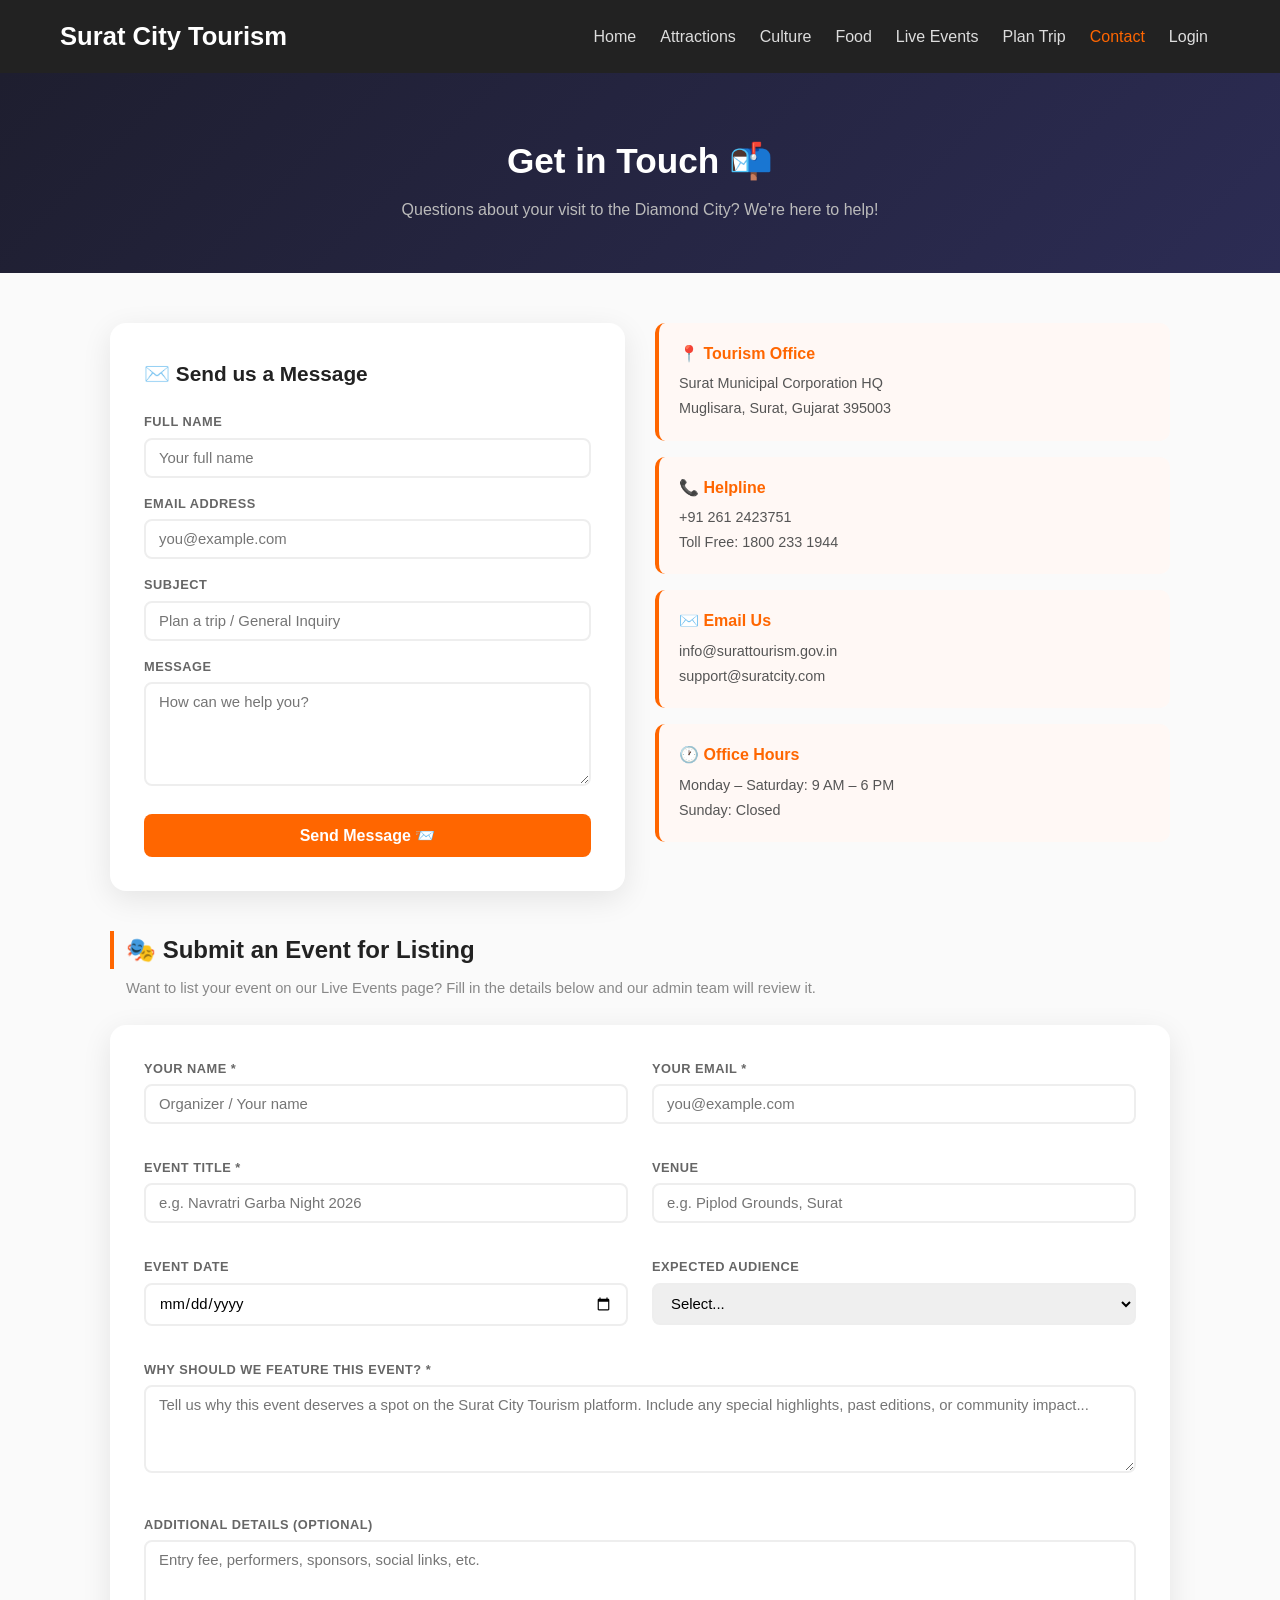
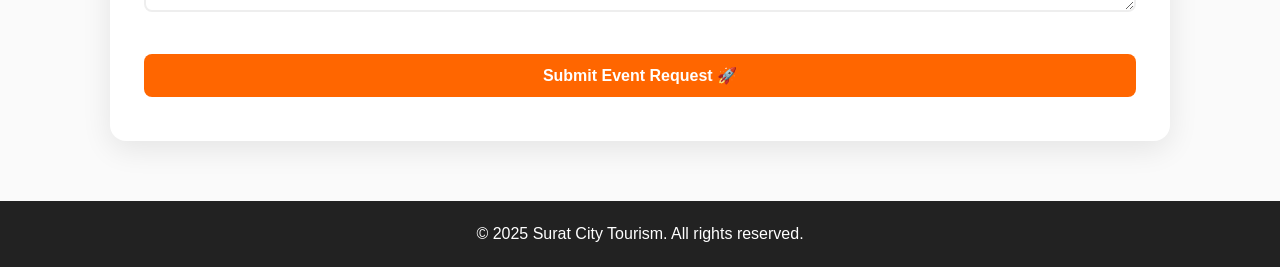
<file: final/contact.html>
<!DOCTYPE html>
<html lang="en">
<head>
  <meta charset="UTF-8">
  <title>Contact Us - Surat City Tourism</title>
  <link rel="stylesheet" href="simple-surat-tourism.css">
  <style>
    .contact-hero {
      background: linear-gradient(135deg, #1e1e2f, #2c2c54);
      color: #fff;
      text-align: center;
      padding: 60px 20px 50px;
    }
    .contact-hero h1 { font-size: 2.2rem; margin-bottom: 8px; }
    .contact-hero p  { color: #bbb; font-size: 1rem; }

    /* Two-column layout */
    .contact-layout {
      display: grid;
      grid-template-columns: 1fr 1fr;
      gap: 30px;
      max-width: 1100px;
      margin: 50px auto 0;
      padding: 0 20px;
    }
    @media (max-width: 768px) { .contact-layout { grid-template-columns: 1fr; } }

    /* Cards */
    .c-card {
      background: #fff;
      border-radius: 16px;
      padding: 34px;
      box-shadow: 0 8px 30px rgba(0,0,0,0.09);
    }
    .c-card h2 { font-size: 1.3rem; color: #222; margin-bottom: 22px; }

    .fg { margin-bottom: 16px; }
    .fg label {
      display: block; font-size: 0.8rem; font-weight: 700;
      color: #666; text-transform: uppercase; letter-spacing: .5px; margin-bottom: 5px;
    }
    .fg input, .fg textarea, .fg select {
      width: 100%; padding: 10px 13px; border: 2px solid #eee;
      border-radius: 8px; font-size: 0.93rem; font-family: inherit;
      box-sizing: border-box; transition: border-color .25s;
    }
    .fg input:focus, .fg textarea:focus, .fg select:focus {
      outline: none; border-color: #ff6600;
    }
    .submit-btn {
      width: 100%; padding: 12px; background: #ff6600; color: #fff;
      border: none; border-radius: 8px; font-size: 1rem; font-weight: 600;
      cursor: pointer; transition: background .2s, transform .15s; margin-top: 4px;
    }
    .submit-btn:hover { background: #ff4500; transform: scale(1.02); }

    .success-msg { background: #d4edda; border: 1px solid #28a745; border-radius: 8px; padding: 12px; color: #155724; font-size: .9rem; margin-top: 10px; }
    .error-msg   { background: #fff3cd; border: 1px solid #ffc107; border-radius: 8px; padding: 12px; color: #856404; font-size: .9rem; margin-top: 10px; }

    /* Info cards */
    .info-strip {
      display: flex; flex-direction: column; gap: 16px;
    }
    .info-pill {
      background: #fff8f5; border-left: 4px solid #ff6600;
      border-radius: 10px; padding: 18px 20px;
    }
    .info-pill h3 { font-size: 1rem; color: #ff6600; margin-bottom: 6px; }
    .info-pill p  { font-size: .9rem; color: #555; margin: 2px 0; }

    /* Event request section */
    .event-req-section {
      max-width: 1100px; margin: 40px auto 60px; padding: 0 20px;
    }
    .event-req-section h2 {
      font-size: 1.5rem; color: #222; margin-bottom: 8px;
      border-left: 4px solid #ff6600; padding-left: 12px;
    }
    .event-req-section .sub {
      color: #888; font-size: .92rem; margin-bottom: 24px; padding-left: 16px;
    }
    .req-card-form {
      background: #fff; border-radius: 16px; padding: 34px;
      box-shadow: 0 8px 30px rgba(0,0,0,0.09);
      display: grid; grid-template-columns: 1fr 1fr; gap: 18px 24px;
    }
    @media (max-width: 768px) { .req-card-form { grid-template-columns: 1fr; } }
    .req-card-form .fg.full { grid-column: 1 / -1; }
    .req-card-form .submit-btn { margin-top: 0; }
  </style>
</head>
<body>

  <nav class="navbar">
    <div class="container">
      <h2 class="brand-title">Surat City Tourism</h2>
      <div class="nav-menu" style="display:flex;align-items:center;">
        <a href="index.html">Home</a>
        <a href="attractions.html">Attractions</a>
        <a href="culture.html">Culture</a>
        <a href="food.html">Food</a>
        <a href="events.html">Live Events</a>
        <a href="itinerary.html">Plan Trip</a>
        <a href="contact.html" class="active">Contact</a>
        <a href="login.html" class="nav-login-link" id="loginLink">Login</a>
        <div class="user-avatar-wrapper" id="avatarWrapper" style="display:none;">
          <button class="user-avatar-btn" id="avatarBtn" title="Account">
            <svg viewBox="0 0 24 24" xmlns="http://www.w3.org/2000/svg">
              <path d="M12 12c2.7 0 5-2.3 5-5s-2.3-5-5-5-5 2.3-5 5 2.3 5 5 5zm0 2c-3.3 0-10 1.7-10 5v2h20v-2c0-3.3-6.7-5-10-5z"/>
            </svg>
          </button>
          <div class="user-dropdown" id="userDropdown">
            <div class="user-email-label" id="dropdownEmail"></div>
            <a href="dashboard.html">🗂️ Dashboard</a>
            <a href="itinerary.html">🗺️ My Itineraries</a>
            <button class="dropdown-item logout-item" id="logoutBtn">🚪 Logout</button>
          </div>
        </div>
      </div>
    </div>
  </nav>

  <!-- Hero -->
  <div class="contact-hero">
    <h1>Get in Touch 📬</h1>
    <p>Questions about your visit to the Diamond City? We're here to help!</p>
  </div>

  <!-- Contact + Info -->
  <div class="contact-layout">

    <!-- General Contact Form -->
    <div class="c-card">
      <h2>✉️ Send us a Message</h2>
      <div class="fg">
        <label>Full Name</label>
        <input type="text" id="cName" placeholder="Your full name">
      </div>
      <div class="fg">
        <label>Email Address</label>
        <input type="email" id="cEmail" placeholder="you@example.com">
      </div>
      <div class="fg">
        <label>Subject</label>
        <input type="text" id="cSubject" placeholder="Plan a trip / General Inquiry">
      </div>
      <div class="fg">
        <label>Message</label>
        <textarea id="cMsg" rows="5" placeholder="How can we help you?"></textarea>
      </div>
      <button class="submit-btn" onclick="submitContact()">Send Message 📨</button>
      <div id="contactMsg"></div>
    </div>

    <!-- Info Strip -->
    <div class="info-strip">
      <div class="info-pill">
        <h3>📍 Tourism Office</h3>
        <p>Surat Municipal Corporation HQ</p>
        <p>Muglisara, Surat, Gujarat 395003</p>
      </div>
      <div class="info-pill">
        <h3>📞 Helpline</h3>
        <p>+91 261 2423751</p>
        <p>Toll Free: 1800 233 1944</p>
      </div>
      <div class="info-pill">
        <h3>✉️ Email Us</h3>
        <p>info@surattourism.gov.in</p>
        <p>support@suratcity.com</p>
      </div>
      <div class="info-pill">
        <h3>🕐 Office Hours</h3>
        <p>Monday – Saturday: 9 AM – 6 PM</p>
        <p>Sunday: Closed</p>
      </div>
    </div>

  </div>

  <!-- ── EVENT REQUEST SECTION ── -->
  <div class="event-req-section">
    <h2>🎭 Submit an Event for Listing</h2>
    <p class="sub">Want to list your event on our Live Events page? Fill in the details below and our admin team will review it.</p>

    <div class="req-card-form">

      <div class="fg">
        <label>Your Name *</label>
        <input type="text" id="rName" placeholder="Organizer / Your name">
      </div>

      <div class="fg">
        <label>Your Email *</label>
        <input type="email" id="rEmail" placeholder="you@example.com">
      </div>

      <div class="fg">
        <label>Event Title *</label>
        <input type="text" id="rTitle" placeholder="e.g. Navratri Garba Night 2026">
      </div>

      <div class="fg">
        <label>Venue</label>
        <input type="text" id="rVenue" placeholder="e.g. Piplod Grounds, Surat">
      </div>

      <div class="fg">
        <label>Event Date</label>
        <input type="date" id="rDate">
      </div>

      <div class="fg">
        <label>Expected Audience</label>
        <select id="rAudience">
          <option value="">Select...</option>
          <option>Families</option>
          <option>Youth / College</option>
          <option>Kids</option>
          <option>General Public</option>
          <option>Professionals</option>
        </select>
      </div>

      <div class="fg full">
        <label>Why should we feature this event? *</label>
        <textarea id="rReason" rows="4" placeholder="Tell us why this event deserves a spot on the Surat City Tourism platform. Include any special highlights, past editions, or community impact..."></textarea>
      </div>

      <div class="fg full">
        <label>Additional Details (optional)</label>
        <textarea id="rDetails" rows="3" placeholder="Entry fee, performers, sponsors, social links, etc."></textarea>
      </div>

      <div class="fg full" style="margin-bottom:0">
        <button class="submit-btn" onclick="submitEventRequest()">Submit Event Request 🚀</button>
        <div id="reqMsg" style="margin-top:10px"></div>
      </div>

    </div>
  </div>

  <footer class="footer">
    <div class="container">
      <p>© 2025 Surat City Tourism. All rights reserved.</p>
    </div>
  </footer>

  <script src="api-config.js"></script>
  <script src="nav-avatar.js"></script>
  <script>

// Pre-fill email if logged in
window.addEventListener("DOMContentLoaded", () => {
  const email = localStorage.getItem("userEmail");
  if (email) {
    if (document.getElementById("cEmail")) document.getElementById("cEmail").value = email;
    if (document.getElementById("rEmail")) document.getElementById("rEmail").value = email;
  }
});

function submitContact() {
  const name  = document.getElementById("cName").value.trim();
  const email = document.getElementById("cEmail").value.trim();
  const msg   = document.getElementById("cMsg").value.trim();
  const el    = document.getElementById("contactMsg");

  if (!name || !email || !msg) {
    el.innerHTML = '<div class="error-msg">⚠️ Please fill in name, email, and message.</div>';
    return;
  }
  // Simulate send (no dedicated endpoint needed)
  el.innerHTML = '<div class="success-msg">✅ Message sent! We\'ll get back to you within 24 hours.</div>';
  document.getElementById("cName").value    = "";
  document.getElementById("cEmail").value   = "";
  document.getElementById("cSubject").value = "";
  document.getElementById("cMsg").value     = "";
}

async function submitEventRequest() {
  const name   = document.getElementById("rName").value.trim();
  const email  = document.getElementById("rEmail").value.trim();
  const title  = document.getElementById("rTitle").value.trim();
  const venue  = document.getElementById("rVenue").value.trim();
  const date   = document.getElementById("rDate").value;
  const reason = document.getElementById("rReason").value.trim();
  const details= document.getElementById("rDetails").value.trim();
  const el     = document.getElementById("reqMsg");

  if (!name || !email || !title || !reason) {
    el.innerHTML = '<div class="error-msg">⚠️ Please fill in your name, email, event title, and reason.</div>';
    return;
  }

  const description = `Organizer: ${name} | Venue: ${venue || "TBD"} | Date: ${date || "TBD"} | Audience: ${document.getElementById("rAudience").value || "General"}\n\nReason: ${reason}\n\nDetails: ${details}`;

  try {
    const res = await fetch(`${API}/submit-event`, {
      method: "POST",
      headers: { "Content-Type": "application/json" },
      body: JSON.stringify({ title, description, email })
    });

    if (res.ok) {
      el.innerHTML = '<div class="success-msg">✅ Event request submitted! Our admin team will review it and get back to you.</div>';
      ["rName","rEmail","rTitle","rVenue","rDate","rReason","rDetails"].forEach(id => document.getElementById(id).value = "");
      document.getElementById("rAudience").value = "";
    } else {
      const d = await res.json();
      el.innerHTML = `<div class="error-msg">⚠️ ${d.error || "Submission failed."}</div>`;
    }
  } catch {
    // Offline fallback
    el.innerHTML = '<div class="success-msg">✅ Request recorded! (Note: Server offline — your request will be submitted when the server is back online.)</div>';
  }
}
  </script>
</body>
</html>
</file>
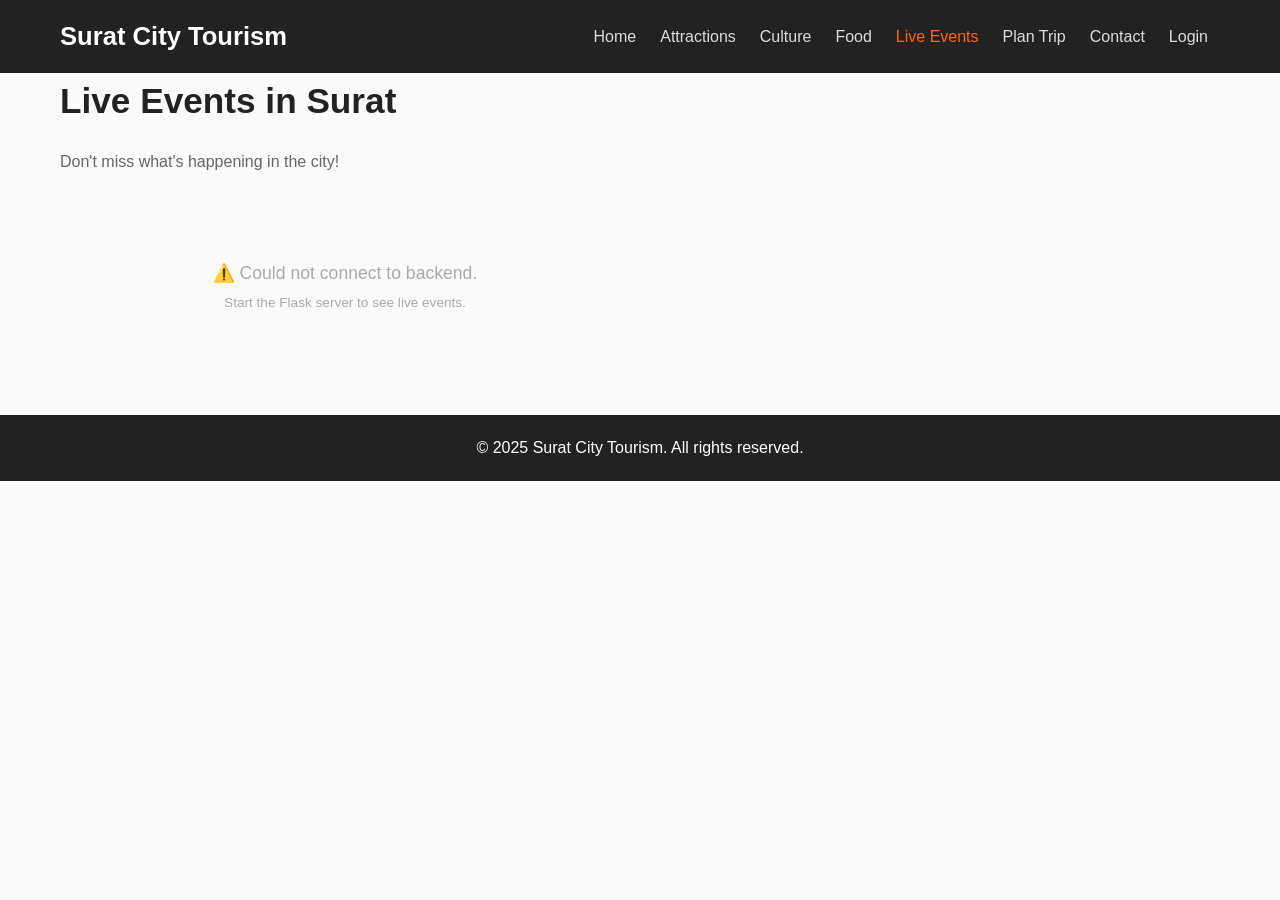
<file: final/events.html>
<!DOCTYPE html>
<html lang="en">
<head>
  <meta charset="UTF-8">
  <title>Live Events in Surat - Surat City Tourism</title>
  <link rel="stylesheet" href="simple-surat-tourism.css">
  <style>
    /* ── Admin toolbar ── */
    #adminBar {
      display: none;
      background: #1e1e2f;
      color: #fff;
      padding: 14px 20px;
      text-align: center;
    }
    #adminBar span { color: #ff6600; font-weight: 700; margin-right: 16px; }
    #addEventBtn {
      background: #ff6600; color: #fff; border: none;
      padding: 9px 20px; border-radius: 8px; cursor: pointer;
      font-size: 0.9rem; font-weight: 600; transition: background 0.2s;
    }
    #addEventBtn:hover { background: #ff4500; }

    /* ── Event cards ── */
    .event-wrapper { position: relative; }

    .event-admin-controls {
      display: none;
      position: absolute;
      top: 8px; right: 8px;
      z-index: 10;
      gap: 6px;
    }
    .admin-mode .event-admin-controls { display: flex; }

    .edit-btn, .del-btn {
      border: none; border-radius: 6px;
      padding: 5px 10px; cursor: pointer;
      font-size: 0.8rem; font-weight: 600;
    }
    .edit-btn { background: #ffc107; color: #000; }
    .del-btn  { background: #dc3545; color: #fff; }

    /* ── Modal ── */
    .modal-backdrop {
      display: none; position: fixed; inset: 0;
      background: rgba(0,0,0,0.6); z-index: 3000;
      align-items: center; justify-content: center;
    }
    .modal-backdrop.open { display: flex; }

    .modal-card {
      background: #fff; border-radius: 16px;
      padding: 36px; width: 460px; max-width: 95vw;
      box-shadow: 0 20px 60px rgba(0,0,0,0.3);
      animation: fadeSlideUp 0.3s ease;
    }
    .modal-card h2 { margin-bottom: 20px; color: #222; }

    .modal-field { margin-bottom: 14px; }
    .modal-field label {
      display: block; font-size: 0.8rem; font-weight: 700;
      color: #555; text-transform: uppercase; margin-bottom: 4px;
    }
    .modal-field input, .modal-field textarea {
      width: 100%; padding: 9px 12px; border: 2px solid #eee;
      border-radius: 8px; font-family: inherit; font-size: 0.92rem;
      box-sizing: border-box; transition: border-color 0.2s;
    }
    .modal-field input:focus, .modal-field textarea:focus {
      outline: none; border-color: #ff6600;
    }
    .modal-actions { display: flex; gap: 10px; margin-top: 18px; }
    .modal-save {
      flex: 1; padding: 11px; background: #ff6600; color: #fff;
      border: none; border-radius: 8px; font-size: 1rem;
      font-weight: 600; cursor: pointer;
    }
    .modal-save:hover { background: #ff4500; }
    .modal-cancel {
      padding: 11px 18px; background: #eee; color: #333;
      border: none; border-radius: 8px; cursor: pointer; font-size: 1rem;
    }

    /* ── Empty / loading states ── */
    .events-loading {
      text-align: center; padding: 60px 20px; color: #aaa; font-size: 1.1rem;
    }

    /* ── Requests panel (admin) ── */
    #requestsPanel {
      display: none;
      max-width: 1200px; margin: 0 auto 40px; padding: 0 20px;
    }
    #requestsPanel h2 {
      font-size: 1.4rem; color: #222; margin-bottom: 16px;
      border-left: 4px solid #ff6600; padding-left: 12px;
    }
    .req-card {
      background: #1e1e2f; color: #fff; border-radius: 12px;
      padding: 18px 22px; margin-bottom: 12px;
      display: flex; align-items: center; gap: 16px; flex-wrap: wrap;
    }
    .req-card .req-info { flex: 1; }
    .req-card .req-info h4 { color: #ff6600; margin-bottom: 4px; }
    .req-card .req-info p { font-size: 0.85rem; color: #ccc; }
    .req-approve { background: #28a745; color: #fff; border: none; padding: 7px 14px; border-radius: 7px; cursor: pointer; }
    .req-reject  { background: #dc3545; color: #fff; border: none; padding: 7px 14px; border-radius: 7px; cursor: pointer; }
  </style>
</head>
<body>

<!-- Navbar -->
<nav class="navbar">
  <div class="container">
    <h2 class="brand-title">Surat City Tourism</h2>
    <div class="nav-menu" style="display:flex;align-items:center;">
      <a href="index.html">Home</a>
      <a href="attractions.html">Attractions</a>
      <a href="culture.html">Culture</a>
      <a href="food.html">Food</a>
      <a href="events.html" class="active">Live Events</a>
      <a href="itinerary.html">Plan Trip</a>
      <a href="contact.html">Contact</a>
      <a href="login.html" class="nav-login-link" id="loginLink">Login</a>
      <div class="user-avatar-wrapper" id="avatarWrapper" style="display:none;">
        <button class="user-avatar-btn" id="avatarBtn" title="Account">
          <svg viewBox="0 0 24 24" xmlns="http://www.w3.org/2000/svg">
            <path d="M12 12c2.7 0 5-2.3 5-5s-2.3-5-5-5-5 2.3-5 5 2.3 5 5 5zm0 2c-3.3 0-10 1.7-10 5v2h20v-2c0-3.3-6.7-5-10-5z"/>
          </svg>
        </button>
        <div class="user-dropdown" id="userDropdown">
          <div class="user-email-label" id="dropdownEmail"></div>
          <a href="dashboard.html">🗂️ Dashboard</a>
          <a href="itinerary.html">🗺️ My Itineraries</a>
          <button class="dropdown-item logout-item" id="logoutBtn">🚪 Logout</button>
        </div>
      </div>
    </div>
  </div>
</nav>

<!-- Admin toolbar -->
<div id="adminBar">
  <span>🛡️ Admin Mode — Live Events Manager</span>
  <button id="addEventBtn">＋ Add New Event</button>
</div>

<!-- Events Section -->
<section class="content-section">
  <div class="container">
    <h2 class="section-title">Live Events in Surat</h2>
    <p class="section-subtitle" style="color:#666;margin-bottom:24px;">Don't miss what's happening in the city!</p>
    <div id="eventsGrid" class="photo-grid">
      <div class="events-loading">⏳ Loading events...</div>
    </div>
  </div>
</section>

<!-- Admin: Pending Requests -->
<div id="requestsPanel">
  <h2>📥 Pending Event Requests</h2>
  <div id="requestsList"></div>
</div>

<footer class="footer">
  <p>© 2025 Surat City Tourism. All rights reserved.</p>
</footer>

<!-- Add / Edit Modal -->
<div class="modal-backdrop" id="modalBackdrop">
  <div class="modal-card">
    <h2 id="modalTitle">Add Event</h2>
    <input type="hidden" id="editingId">

    <div class="modal-field">
      <label>Event Title *</label>
      <input type="text" id="mTitle" placeholder="e.g. Navratri Garba Night">
    </div>
    <div class="modal-field">
      <label>Description</label>
      <textarea id="mDesc" rows="2" placeholder="Short description..."></textarea>
    </div>
    <div class="modal-field">
      <label>Venue</label>
      <input type="text" id="mVenue" placeholder="e.g. Piplod Grounds">
    </div>
    <div class="modal-field">
      <label>Date</label>
      <input type="date" id="mDate">
    </div>
    <div class="modal-field">
      <label>Time</label>
      <input type="text" id="mTime" placeholder="e.g. 8:00 PM">
    </div>
    <div class="modal-field">
      <label>Image URL (optional)</label>
      <input type="text" id="mImage" placeholder="images/event1.jpg">
    </div>

    <div class="modal-actions">
      <button class="modal-save" id="modalSaveBtn">Save Event</button>
      <button class="modal-cancel" id="modalCancelBtn">Cancel</button>
    </div>
  </div>
</div>

<script src="api-config.js"></script>
<script src="nav-avatar.js"></script>
<script>
const isAdmin = localStorage.getItem("isAdmin") === "true";

// ── Admin UI ─────────────────────────────────────────────────────────────────
if (isAdmin) {
  document.getElementById("adminBar").style.display = "block";
  document.getElementById("requestsPanel").style.display = "block";
  document.getElementById("eventsGrid").classList.add("admin-mode");
  loadRequests();
}

document.getElementById("addEventBtn")?.addEventListener("click", () => openModal());
document.getElementById("modalCancelBtn").addEventListener("click", closeModal);
document.getElementById("modalBackdrop").addEventListener("click", e => {
  if (e.target === document.getElementById("modalBackdrop")) closeModal();
});
document.getElementById("modalSaveBtn").addEventListener("click", saveEvent);

// ── Load Events ───────────────────────────────────────────────────────────────
async function loadEvents() {
  const grid = document.getElementById("eventsGrid");
  try {
    const res = await fetch(`${API}/live-events`);
    const events = await res.json();

    if (!events.length) {
      grid.innerHTML = "<p style='color:#aaa;padding:20px'>No live events right now. Check back soon!</p>";
      return;
    }

    grid.classList.toggle("admin-mode", isAdmin);
    grid.innerHTML = events.map(ev => `
      <div class="event-wrapper">
        <a href="details.html?id=${ev.detail_id || 'event'}" class="detail-link">
          <div class="photo-card">
            <img src="${ev.image_url || 'images/event1.jpg'}"
                 alt="${ev.title}"
                 onerror="this.src='images/event1.jpg'">
            <div class="photo-overlay">
              <h4>🎭 ${ev.title}</h4>
              <p>${ev.description || ''}</p>
              <p>📍 ${ev.venue || ''}</p>
              <p>⏰ ${formatDate(ev.event_date)}${ev.time ? ', ' + ev.time : ''}</p>
            </div>
          </div>
        </a>
        ${isAdmin ? `
        <div class="event-admin-controls">
          <button class="edit-btn" onclick="openModal(${JSON.stringify(ev).replace(/"/g,'&quot;')})">✏️ Edit</button>
          <button class="del-btn"  onclick="deleteEvent(${ev.id}, '${escHtml(ev.title)}')">🗑️ Delete</button>
        </div>` : ''}
      </div>
    `).join("");

  } catch {
    grid.innerHTML = `
      <div class="events-loading">
        ⚠️ Could not connect to backend.<br>
        <small style="font-size:0.85rem">Start the Flask server to see live events.</small>
      </div>`;
  }
}

function formatDate(d) {
  if (!d || d === "TBD") return d || "";
  try {
    return new Date(d).toLocaleDateString("en-IN", { day:"numeric", month:"short", year:"numeric" });
  } catch { return d; }
}

function escHtml(s) { return (s||"").replace(/'/g, "\\'"); }

// ── Modal ─────────────────────────────────────────────────────────────────────
function openModal(ev) {
  document.getElementById("modalTitle").textContent  = ev ? "Edit Event" : "Add New Event";
  document.getElementById("editingId").value         = ev ? ev.id : "";
  document.getElementById("mTitle").value            = ev?.title       || "";
  document.getElementById("mDesc").value             = ev?.description || "";
  document.getElementById("mVenue").value            = ev?.venue       || "";
  document.getElementById("mDate").value             = ev?.event_date  || "";
  document.getElementById("mTime").value             = ev?.time        || "";
  document.getElementById("mImage").value            = ev?.image_url   || "";
  document.getElementById("modalBackdrop").classList.add("open");
}

function closeModal() {
  document.getElementById("modalBackdrop").classList.remove("open");
}

async function saveEvent() {
  const id    = document.getElementById("editingId").value;
  const title = document.getElementById("mTitle").value.trim();
  if (!title) { alert("Title is required"); return; }

  const payload = {
    title,
    description: document.getElementById("mDesc").value.trim(),
    venue:       document.getElementById("mVenue").value.trim(),
    event_date:  document.getElementById("mDate").value,
    time:        document.getElementById("mTime").value.trim(),
    image_url:   document.getElementById("mImage").value.trim() || "images/event1.jpg",
  };

  try {
    const res = await fetch(
      id ? `${API}/live-events/${id}` : `${API}/live-events`,
      {
        method:  id ? "PUT" : "POST",
        headers: { "Content-Type": "application/json" },
        body:    JSON.stringify(payload)
      }
    );

    if (res.ok) {
      closeModal();
      loadEvents();
    } else {
      const d = await res.json();
      alert("Error: " + (d.error || "Unknown"));
    }
  } catch {
    alert("❌ Could not connect to backend.");
  }
}

async function deleteEvent(id, title) {
  if (!confirm(`Delete "${title}"?`)) return;
  try {
    const res = await fetch(`${API}/live-events/${id}`, { method: "DELETE" });
    if (res.ok) loadEvents();
    else alert("Failed to delete.");
  } catch {
    alert("❌ Could not connect to backend.");
  }
}

// ── Admin Requests ────────────────────────────────────────────────────────────
async function loadRequests() {
  const list = document.getElementById("requestsList");
  try {
    const res  = await fetch(`${API}/get-requests`);
    const reqs = await res.json();
    const pending = reqs.filter(r => !r.is_approved);

    if (!pending.length) {
      list.innerHTML = "<p style='color:#aaa'>No pending requests.</p>";
      return;
    }

    list.innerHTML = pending.map(r => `
      <div class="req-card" id="req-${r.id}">
        <div class="req-info">
          <h4>${r.title}</h4>
          <p>${r.description || "No description"} &nbsp;·&nbsp; Submitted by: <b>${r.created_by}</b></p>
        </div>
        <button class="req-approve" onclick="approveReq(${r.id})">✅ Approve</button>
        <button class="req-reject"  onclick="rejectReq(${r.id})">❌ Reject</button>
      </div>
    `).join("");
  } catch {
    list.innerHTML = "<p style='color:#aaa'>Could not load requests.</p>";
  }
}

async function approveReq(id) {
  const res = await fetch(`${API}/approve-event/${id}`, { method: "POST" });
  if (res.ok) { loadRequests(); loadEvents(); }
}

async function rejectReq(id) {
  if (!confirm("Reject this request?")) return;
  const res = await fetch(`${API}/reject-event/${id}`, { method: "DELETE" });
  if (res.ok) loadRequests();
}

// ── Init ──────────────────────────────────────────────────────────────────────
loadEvents();
</script>
</body>
</html>
</file>
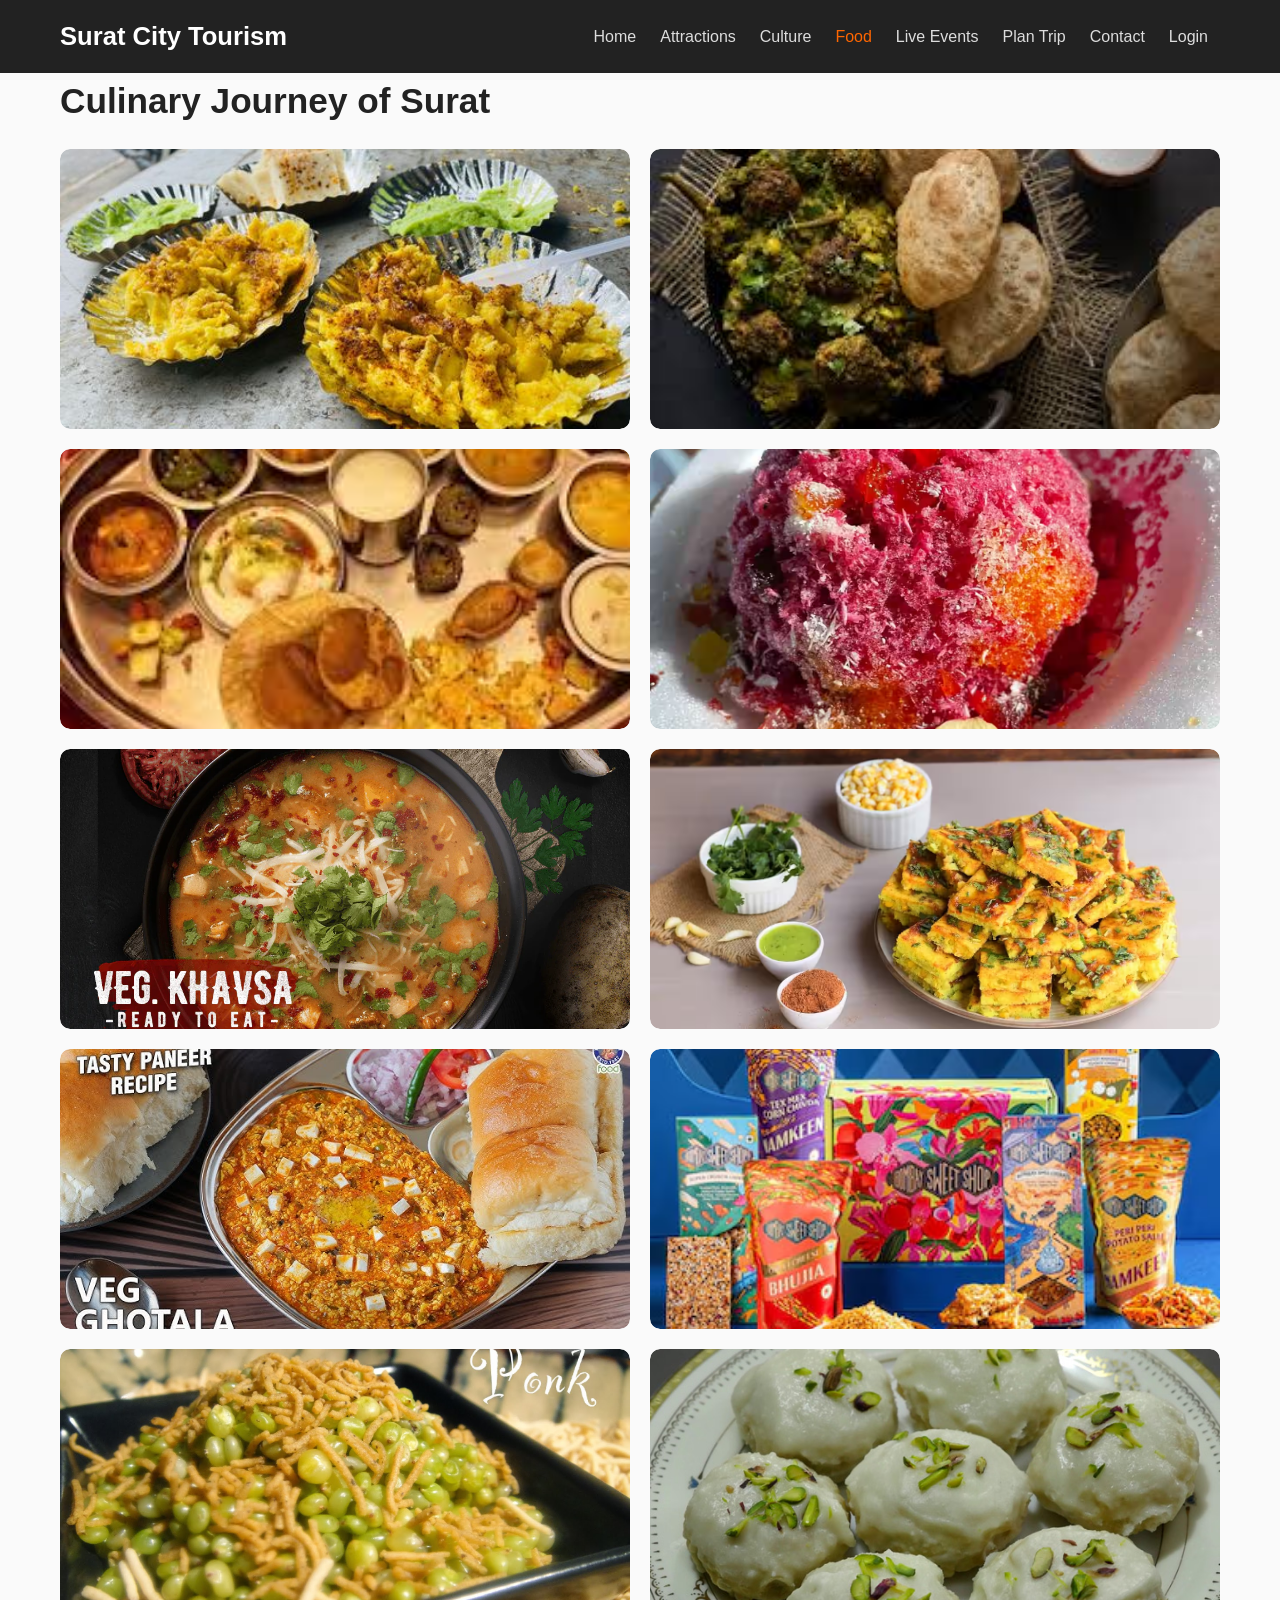
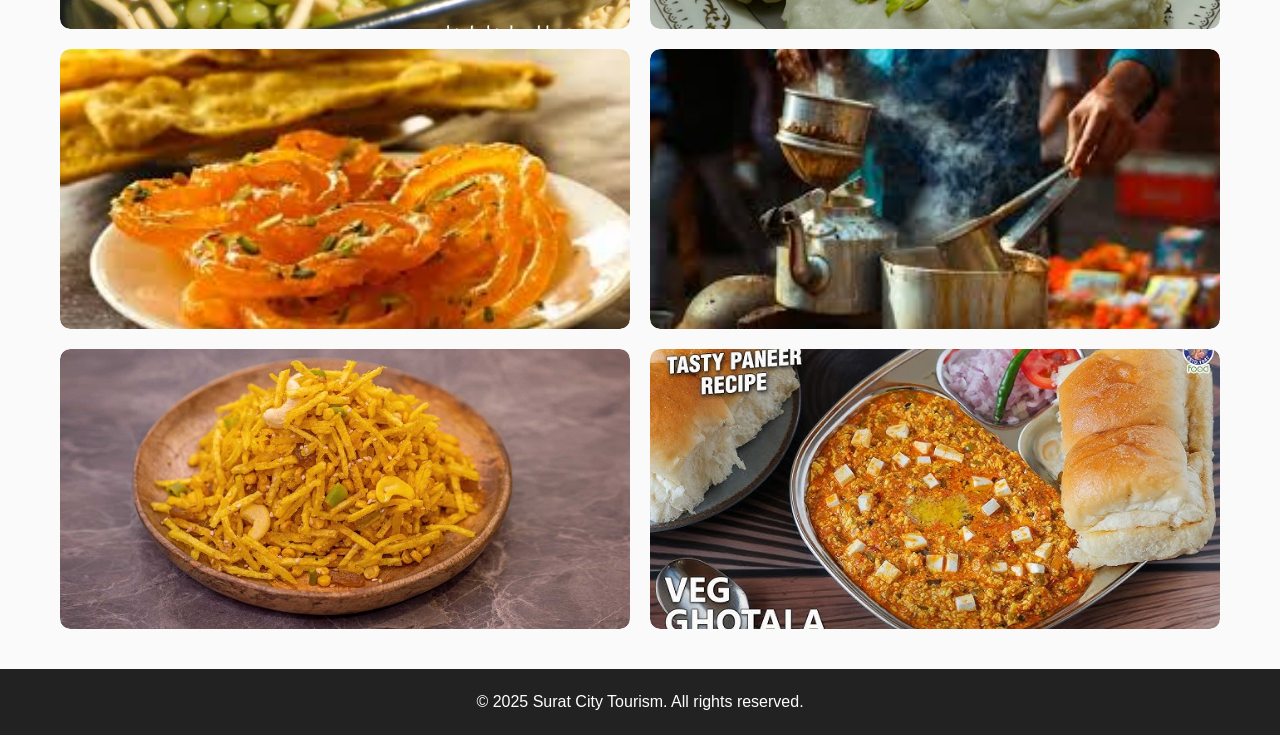
<file: final/food.html>
<!DOCTYPE html>
<html lang="en">
<head>
    <meta charset="UTF-8">
    <title>Flavors of Surat - Surat City Tourism</title>
    <link rel="stylesheet" href="simple-surat-tourism.css">
</head>

<body>

    <!-- Navbar -->
    <nav class="navbar">
        <div class="container">
            <h2 class="brand-title">Surat City Tourism</h2>
            <div class="nav-menu" style="display:flex;align-items:center;">
                <a href="index.html">Home</a>
                <a href="attractions.html">Attractions</a>
                <a href="culture.html">Culture</a>
                <a href="food.html" class="active">Food</a>
                <a href="events.html">Live Events</a>
                <a href="itinerary.html">Plan Trip</a>
                <a href="contact.html">Contact</a>
                <!-- LOGIN LINK (shown when logged out) -->
                <a href="login.html" class="nav-login-link" id="loginLink">Login</a>
                <!-- AVATAR DROPDOWN (shown when logged in) -->
                <div class="user-avatar-wrapper" id="avatarWrapper" style="display:none;">
                  <button class="user-avatar-btn" id="avatarBtn" title="Account">
                    <svg viewBox="0 0 24 24" xmlns="http://www.w3.org/2000/svg">
                      <path d="M12 12c2.7 0 5-2.3 5-5s-2.3-5-5-5-5 2.3-5 5 2.3 5 5 5zm0 2c-3.3 0-10 1.7-10 5v2h20v-2c0-3.3-6.7-5-10-5z"/>
                    </svg>
                  </button>
                  <div class="user-dropdown" id="userDropdown">
                    <div class="user-email-label" id="dropdownEmail"></div>
                    <a href="dashboard.html">&#128193; Dashboard</a>
                    <a href="itinerary.html">&#128506; My Itineraries</a>
                    <button class="dropdown-item logout-item" id="logoutBtn">&#128682; Logout</button>
                  </div>
                </div>
            </div>
        </div>
    </nav>

    <!-- Content Section -->
    <section class="content-section">
        <div class="container">
            <h2 class="section-title">Culinary Journey of Surat</h2>

            <div class="photo-grid">

                <!-- Locho -->
                <a href="details.html?id=surati-locho" class="detail-link">
                    <div class="photo-card">
                        <img src="images/locho.jpeg" alt="Locho">
                        <div class="photo-overlay">
                            <h4>🍲 Surati Locho</h4>
                            <p>A spicy, steamed snack unique to the city's streets.</p>
                        </div>
                    </div>
                </a>

                <!-- Undhiyo -->
                <a href="details.html?id=undhiyo" class="detail-link">
                    <div class="photo-card">
                        <img src="images/undhiyo.jpeg" alt="Undhiyo">
                        <div class="photo-overlay">
                            <h4>🥘 Winter Undhiyo</h4>
                            <p>A rich, mixed vegetable dish cooked in clay pots.</p>
                        </div>
                    </div>
                </a>

                <!-- Thali -->
                <a href="details.html?id=thali" class="detail-link">
                    <div class="photo-card">
                        <img src="images/gujrati thali.jpeg" alt="Thali">
                        <div class="photo-overlay">
                            <h4>🥗 Authentic Thali</h4>
                            <p>A wholesome platter representing Gujarati hospitality.</p>
                        </div>
                    </div>
                </a>

                <!-- Ice Dish -->
                <a href="details.html?id=ice-dish" class="detail-link">
                    <div class="photo-card">
                        <img src="images/five-star-ice-dish-nanpura-surat-ice-cream-parlours-wdz5qq01n4.avif" alt="Ice Dish">
                        <div class="photo-overlay">
                            <h4>🍧 Ice Dish</h4>
                            <p>The ultimate colorful street dessert of Surat.</p>
                        </div>
                    </div>
                </a>

                <!-- Khavsa -->
                <a href="details.html?id=khavsa" class="detail-link">
                    <div class="photo-card">
                        <img src="images/Khavsa.webp" alt="Khavsa">
                        <div class="photo-overlay">
                            <h4>🍜 Khavsa</h4>
                            <p>Surti Khavsa is a creamy Burmese-style noodle soup with coconut curry, crunchy toppings, and spicy chutney.</p>
                        </div>
                    </div>
                </a>

                <!-- Dhokla -->
                <a href="details.html?id=dhokla" class="detail-link">
                    <div class="photo-card">
                        <img src="images/0b1236f2e5c7fe1311996caaa594f272.avif" alt="Dhokla">
                        <div class="photo-overlay">
                            <h4>😋 Dhokla</h4>
                            <p>Soft, fluffy, and perfectly fermented Surti Khaman — a staple Gujarati snack.</p>
                        </div>
                    </div>
                </a>

                <!-- Veg Ghotala -->
                <a href="details.html?id=veg-ghotala" class="detail-link">
                    <div class="photo-card">
                        <img src="images/ghot.jpg" alt="Veg Ghotala">
                        <div class="photo-overlay">
                            <h4>🍲 Veg Ghotala</h4>
                            <p>A rich, buttery, and cheesy street food made with paneer and spices.</p>
                        </div>
                    </div>
                </a>

                <!-- Farsan -->
                <a href="details.html?id=farsan" class="detail-link">
                    <div class="photo-card">
                        <img src="images/snaks.avif" alt="Farsan">
                        <div class="photo-overlay">
                            <h4>🫓 Farsan</h4>
                            <p>Crispy, savory snacks that perfectly complement tea-time.</p>
                        </div>
                    </div>
                </a>

                <!-- Ponk -->
                <a href="details.html?id=ponk" class="detail-link">
                    <div class="photo-card">
                        <img src="images/ponk.JPG" alt="Ponk">
                        <div class="photo-overlay">
                            <h4>🌾 Ponk</h4>
                            <p>Surat's rare winter superfood — fresh green sorghum roasted to perfection.</p>
                        </div>
                    </div>
                </a>

                <!-- Surti Ghari -->
                <a href="details.html?id=surti-ghari" class="detail-link">
                    <div class="photo-card">
                        <img src="images/ghari.jpg" alt="Surti Ghari">
                        <div class="photo-overlay">
                            <h4>🍮 Surti Ghari</h4>
                            <p>A rich, ghee-laden festive sweet — Surat's Chandi Padvo specialty.</p>
                        </div>
                    </div>
                </a>

                <!-- Jalebi Fafda -->
                <a href="details.html?id=jalebi-fafda" class="detail-link">
                    <div class="photo-card">
                        <img src="images/jalebi.jpg" alt="Jalebi Fafda">
                        <div class="photo-overlay">
                            <h4>🥨 Jalebi Fafda</h4>
                            <p>The iconic Gujarati breakfast combo — crispy fafda with syrupy jalebi.</p>
                        </div>
                    </div>
                </a>

                <!-- Surti Chai -->
                <a href="details.html?id=surti-chai" class="detail-link">
                    <div class="photo-card">
                        <img src="images/chai.jpg" alt="Surti Chai">
                        <div class="photo-overlay">
                            <h4>☕ Surti Cutting Chai</h4>
                            <p>Strong, cardamom-spiced tea — the heartbeat of Surat's street culture.</p>
                        </div>
                    </div>
                </a>

                <!-- Lilo Chevdo -->
                <a href="details.html?id=lilo-chevdo" class="detail-link">
                    <div class="photo-card">
                        <img src="images/lilo-chewado-banner.jpeg" alt="Lilo Chevdo">
                        <div class="photo-overlay">
                            <h4>🥗 Lilo Chevdo</h4>
                            <p>Fresh green savory mix — a unique Surati monsoon season treat.</p>
                        </div>
                    </div>
                </a>

                <!-- Sev Usal -->
                <a href="details.html?id=sev-usal" class="detail-link">
                    <div class="photo-card">
                        <img src="images/ghot.jpg" alt="Sev Usal">
                        <div class="photo-overlay">
                            <h4>🍛 Sev Usal</h4>
                            <p>Spicy dried peas curry topped with crunchy sev & tangy chutneys.</p>
                        </div>
                    </div>
                </a>

            </div>
        </div>
    </section>

    <!-- Footer -->
    <footer class="footer">
        <p>© 2025 Surat City Tourism. All rights reserved.</p>
    </footer>

  <script src="nav-avatar.js"></script>
</body>
</html>
</file>
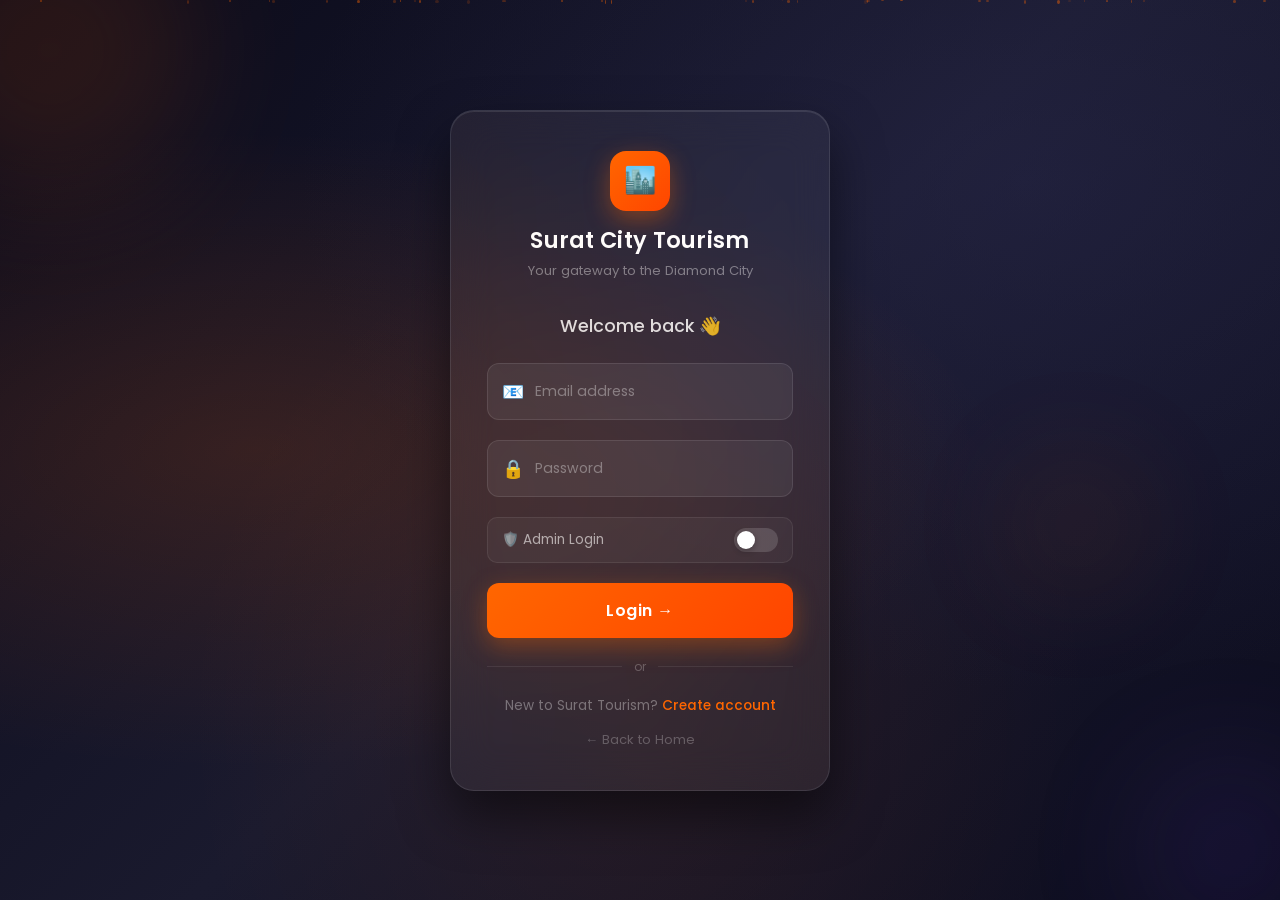
<file: final/login.html>
<!DOCTYPE html>
<html lang="en">
<head>
<meta charset="UTF-8">
<meta name="viewport" content="width=device-width, initial-scale=1.0">
<title>Login - Surat City Tourism</title>
<style>
  @import url('https://fonts.googleapis.com/css2?family=Poppins:wght@300;400;500;600;700&display=swap');

  * { margin: 0; padding: 0; box-sizing: border-box; }

  body {
    font-family: 'Poppins', sans-serif;
    min-height: 100vh;
    display: flex;
    align-items: center;
    justify-content: center;
    background: #0a0a1a;
    overflow: hidden;
    position: relative;
  }

  /* ── Animated background ── */
  .bg-gradient {
    position: fixed;
    inset: 0;
    background: radial-gradient(ellipse at 20% 50%, rgba(255,102,0,0.15) 0%, transparent 50%),
                radial-gradient(ellipse at 80% 20%, rgba(44,44,84,0.4) 0%, transparent 50%),
                radial-gradient(ellipse at 50% 80%, rgba(255,102,0,0.08) 0%, transparent 50%),
                linear-gradient(135deg, #0a0a1a 0%, #1a1a2e 50%, #0d0d1f 100%);
    z-index: 0;
  }

  /* ── Floating orbs ── */
  .orb {
    position: fixed;
    border-radius: 50%;
    filter: blur(60px);
    opacity: 0.4;
    z-index: 0;
    animation: floatOrb linear infinite;
  }
  .orb-1 { width: 300px; height: 300px; background: rgba(255,102,0,0.3); top: -100px; left: -100px; animation-duration: 20s; }
  .orb-2 { width: 200px; height: 200px; background: rgba(100,60,200,0.3); bottom: -50px; right: -50px; animation-duration: 25s; animation-delay: -8s; }
  .orb-3 { width: 150px; height: 150px; background: rgba(255,102,0,0.2); top: 50%; right: 10%; animation-duration: 18s; animation-delay: -5s; }

  @keyframes floatOrb {
    0%, 100% { transform: translate(0, 0) scale(1); }
    25% { transform: translate(30px, -30px) scale(1.05); }
    50% { transform: translate(10px, 20px) scale(0.95); }
    75% { transform: translate(-20px, 10px) scale(1.02); }
  }

  /* ── Particles ── */
  .particles { position: fixed; inset: 0; z-index: 0; pointer-events: none; }
  .particle {
    position: absolute;
    width: 2px; height: 2px;
    background: rgba(255,102,0,0.6);
    border-radius: 50%;
    animation: particleFloat linear infinite;
  }

  @keyframes particleFloat {
    0% { transform: translateY(100vh) scale(0); opacity: 0; }
    10% { opacity: 1; }
    90% { opacity: 1; }
    100% { transform: translateY(-10vh) scale(1); opacity: 0; }
  }

  /* ── Card ── */
  .login-wrapper {
    position: relative;
    z-index: 10;
    width: 100%;
    max-width: 420px;
    padding: 20px;
    animation: cardEntrance 0.8s cubic-bezier(0.175, 0.885, 0.32, 1.275) forwards;
  }

  @keyframes cardEntrance {
    from { opacity: 0; transform: translateY(40px) scale(0.95); }
    to   { opacity: 1; transform: translateY(0) scale(1); }
  }

  .login-card {
    background: rgba(255,255,255,0.05);
    backdrop-filter: blur(20px);
    -webkit-backdrop-filter: blur(20px);
    border: 1px solid rgba(255,255,255,0.1);
    border-radius: 24px;
    padding: 40px 36px;
    box-shadow: 0 25px 50px rgba(0,0,0,0.5), inset 0 1px 0 rgba(255,255,255,0.1);
    position: relative;
    overflow: hidden;
  }

  /* Shimmer effect on card */
  .login-card::before {
    content: '';
    position: absolute;
    top: -50%;
    left: -50%;
    width: 200%;
    height: 200%;
    background: linear-gradient(45deg, transparent 30%, rgba(255,102,0,0.03) 50%, transparent 70%);
    animation: shimmer 6s linear infinite;
    pointer-events: none;
  }

  @keyframes shimmer {
    0% { transform: translateX(-100%) translateY(-100%) rotate(45deg); }
    100% { transform: translateX(100%) translateY(100%) rotate(45deg); }
  }

  /* ── Logo / Brand ── */
  .brand {
    text-align: center;
    margin-bottom: 32px;
  }

  .brand-icon {
    width: 60px;
    height: 60px;
    background: linear-gradient(135deg, #ff6600, #ff4500);
    border-radius: 16px;
    display: inline-flex;
    align-items: center;
    justify-content: center;
    font-size: 26px;
    margin-bottom: 12px;
    box-shadow: 0 8px 24px rgba(255,102,0,0.4);
    animation: iconPulse 3s ease-in-out infinite;
  }

  @keyframes iconPulse {
    0%, 100% { box-shadow: 0 8px 24px rgba(255,102,0,0.4); transform: scale(1); }
    50%       { box-shadow: 0 8px 40px rgba(255,102,0,0.7); transform: scale(1.05); }
  }

  .brand h1 {
    font-size: 1.4rem;
    font-weight: 600;
    color: #fff;
    letter-spacing: 0.3px;
  }

  .brand p {
    font-size: 0.82rem;
    color: rgba(255,255,255,0.4);
    margin-top: 4px;
  }

  /* ── Form title ── */
  #formTitle {
    font-size: 1.1rem;
    font-weight: 500;
    color: rgba(255,255,255,0.85);
    text-align: center;
    margin-bottom: 24px;
    transition: all 0.3s ease;
  }

  /* ── Admin badge ── */
  .admin-badge {
    display: none;
    text-align: center;
    margin-bottom: 16px;
  }

  .admin-badge span {
    background: linear-gradient(135deg, #ff6600, #ff4500);
    color: white;
    font-size: 0.7rem;
    font-weight: 700;
    padding: 4px 14px;
    border-radius: 20px;
    letter-spacing: 1.5px;
    text-transform: uppercase;
    box-shadow: 0 4px 12px rgba(255,102,0,0.4);
    animation: badgePop 0.3s cubic-bezier(0.175, 0.885, 0.32, 1.275);
  }

  @keyframes badgePop {
    from { transform: scale(0.5); opacity: 0; }
    to   { transform: scale(1); opacity: 1; }
  }

  .admin-badge.visible { display: block; }

  /* ── Input groups ── */
  .input-group {
    position: relative;
    margin-bottom: 20px;
  }

  .input-group input {
    width: 100%;
    padding: 16px 16px 16px 48px;
    background: rgba(255,255,255,0.06);
    border: 1.5px solid rgba(255,255,255,0.1);
    border-radius: 12px;
    color: #fff;
    font-size: 0.95rem;
    font-family: 'Poppins', sans-serif;
    transition: all 0.3s ease;
    outline: none;
  }

  .input-group input:focus {
    border-color: #ff6600;
    background: rgba(255,102,0,0.08);
    box-shadow: 0 0 0 3px rgba(255,102,0,0.15);
  }

  .input-group input::placeholder { color: rgba(255,255,255,0.25); }

  .input-icon {
    position: absolute;
    left: 15px;
    top: 50%;
    transform: translateY(-50%);
    font-size: 18px;
    pointer-events: none;
    transition: all 0.3s ease;
  }

  .input-group input:focus ~ .input-label,
  .input-group input:not(:placeholder-shown) ~ .input-label {
    top: -10px;
    left: 12px;
    font-size: 0.72rem;
    color: #ff6600;
    background: #1a1a2e;
    padding: 0 6px;
  }

  .input-label {
    position: absolute;
    left: 48px;
    top: 50%;
    transform: translateY(-50%);
    font-size: 0.88rem;
    color: rgba(255,255,255,0.35);
    transition: all 0.25s ease;
    pointer-events: none;
    background: transparent;
  }

  /* ── Admin toggle ── */
  .admin-toggle-row {
    display: flex;
    align-items: center;
    justify-content: space-between;
    background: rgba(255,255,255,0.04);
    border: 1px solid rgba(255,255,255,0.08);
    border-radius: 10px;
    padding: 10px 14px;
    margin-bottom: 20px;
  }

  .admin-toggle-row span {
    font-size: 0.85rem;
    color: rgba(255,255,255,0.6);
    display: flex;
    align-items: center;
    gap: 8px;
  }

  .toggle-switch {
    position: relative;
    width: 44px;
    height: 24px;
    display: inline-block;
    flex-shrink: 0;
  }

  .toggle-switch input { opacity: 0; width: 0; height: 0; }

  .toggle-slider {
    position: absolute;
    cursor: pointer;
    inset: 0;
    background: rgba(255,255,255,0.15);
    border-radius: 24px;
    transition: 0.3s;
  }

  .toggle-slider::before {
    content: '';
    position: absolute;
    height: 18px; width: 18px;
    left: 3px; bottom: 3px;
    background: white;
    border-radius: 50%;
    transition: 0.3s;
    box-shadow: 0 2px 6px rgba(0,0,0,0.3);
  }

  .toggle-switch input:checked + .toggle-slider { background: #ff6600; }
  .toggle-switch input:checked + .toggle-slider::before { transform: translateX(20px); }

  /* ── Submit button ── */
  #authBtn {
    width: 100%;
    padding: 15px;
    background: linear-gradient(135deg, #ff6600, #ff4500);
    color: white;
    border: none;
    border-radius: 12px;
    font-size: 1rem;
    font-weight: 600;
    font-family: 'Poppins', sans-serif;
    cursor: pointer;
    position: relative;
    overflow: hidden;
    transition: all 0.3s ease;
    letter-spacing: 0.5px;
    box-shadow: 0 8px 24px rgba(255,102,0,0.35);
  }

  #authBtn::before {
    content: '';
    position: absolute;
    top: 0; left: -100%;
    width: 100%; height: 100%;
    background: linear-gradient(90deg, transparent, rgba(255,255,255,0.15), transparent);
    transition: left 0.5s ease;
  }

  #authBtn:hover { transform: translateY(-2px); box-shadow: 0 12px 32px rgba(255,102,0,0.5); }
  #authBtn:hover::before { left: 100%; }
  #authBtn:active { transform: translateY(0); }

  /* ── Extra links ── */
  .extra {
    text-align: center;
    margin-top: 20px;
    font-size: 0.85rem;
    color: rgba(255,255,255,0.35);
  }

  .extra a {
    color: #ff6600;
    text-decoration: none;
    font-weight: 500;
    transition: color 0.2s;
  }

  .extra a:hover { color: #ff8533; }

  .back-link {
    display: block;
    text-align: center;
    margin-top: 14px;
    font-size: 0.82rem;
    color: rgba(255,255,255,0.25);
    text-decoration: none;
    transition: color 0.2s;
  }

  .back-link:hover { color: rgba(255,255,255,0.6); }

  /* ── Divider ── */
  .divider {
    display: flex;
    align-items: center;
    gap: 12px;
    margin: 20px 0;
  }

  .divider::before, .divider::after {
    content: '';
    flex: 1;
    height: 1px;
    background: rgba(255,255,255,0.08);
  }

  .divider span {
    font-size: 0.75rem;
    color: rgba(255,255,255,0.25);
  }

  /* ── Error/Success msg ── */
  .auth-msg {
    font-size: 0.82rem;
    text-align: center;
    padding: 10px;
    border-radius: 8px;
    margin-top: 14px;
    display: none;
  }

  .auth-msg.error { background: rgba(220,53,69,0.15); color: #ff6b7a; border: 1px solid rgba(220,53,69,0.3); display: block; }
  .auth-msg.success { background: rgba(40,167,69,0.15); color: #5dd87a; border: 1px solid rgba(40,167,69,0.3); display: block; }
</style>
</head>

<body>

<!-- Background -->
<div class="bg-gradient"></div>
<div class="orb orb-1"></div>
<div class="orb orb-2"></div>
<div class="orb orb-3"></div>

<!-- Particles -->
<div class="particles" id="particles"></div>

<!-- Login Card -->
<div class="login-wrapper">
  <div class="login-card">

    <!-- Brand -->
    <div class="brand">
      <div class="brand-icon">🏙️</div>
      <h1>Surat City Tourism</h1>
      <p>Your gateway to the Diamond City</p>
    </div>

    <h2 id="formTitle">Welcome back 👋</h2>

    <!-- Admin badge -->
    <div class="admin-badge" id="adminBadge">
      <span>🛡️ Admin Mode</span>
    </div>

    <!-- Email -->
    <div class="input-group">
      <span class="input-icon">📧</span>
      <input type="email" id="email" placeholder=" " required>
      <label class="input-label">Email address</label>
    </div>

    <!-- Password -->
    <div class="input-group">
      <span class="input-icon">🔒</span>
      <input type="password" id="password" placeholder=" " required>
      <label class="input-label">Password</label>
    </div>

    <!-- Admin Toggle -->
    <div class="admin-toggle-row">
      <span>🛡️ Admin Login</span>
      <label class="toggle-switch">
        <input type="checkbox" id="adminToggle" onchange="toggleAdmin()">
        <span class="toggle-slider"></span>
      </label>
    </div>

    <!-- Submit -->
    <button id="authBtn" onclick="handleAuth()">Login →</button>

    <!-- Message -->
    <div class="auth-msg" id="authMsg"></div>

    <div class="divider"><span>or</span></div>

    <p class="extra">
      <span id="toggleText">New to Surat Tourism?</span>
      <a href="#" onclick="toggleMode()"> Create account</a>
    </p>

    <a href="index.html" class="back-link">← Back to Home</a>
  </div>
</div>

<script>
// Redirect if already logged in
if (localStorage.getItem("userEmail")) {
    window.location.href = "index.html";
}

// ── Generate particles ────────────────────────────────────────────────────────
const container = document.getElementById("particles");
for (let i = 0; i < 40; i++) {
    const p = document.createElement("div");
    p.className = "particle";
    p.style.cssText = `
        left: ${Math.random() * 100}%;
        width: ${Math.random() * 3 + 1}px;
        height: ${Math.random() * 3 + 1}px;
        animation-duration: ${Math.random() * 15 + 10}s;
        animation-delay: ${Math.random() * 15}s;
        opacity: ${Math.random() * 0.6 + 0.2};
    `;
    container.appendChild(p);
}

// ── Auth logic ────────────────────────────────────────────────────────────────
let isLogin = true;

function toggleMode() {
    isLogin = !isLogin;
    document.getElementById("formTitle").innerText  = isLogin ? "Welcome back 👋" : "Create account 🚀";
    document.getElementById("authBtn").innerText    = isLogin ? "Login →" : "Register →";
    document.getElementById("toggleText").innerText = isLogin ? "New to Surat Tourism?" : "Already have an account?";
    showMsg("", "");
}

function toggleAdmin() {
    const isAdmin = document.getElementById("adminToggle").checked;
    document.getElementById("adminBadge").classList.toggle("visible", isAdmin);
}

function showMsg(text, type) {
    const el = document.getElementById("authMsg");
    el.textContent = text;
    el.className = "auth-msg" + (type ? " " + type : "");
}

async function handleAuth() {
    const email    = document.getElementById("email").value.trim();
    const password = document.getElementById("password").value.trim();
    const isAdmin  = document.getElementById("adminToggle")?.checked || false;
    const btn      = document.getElementById("authBtn");

    if (!email || !password) {
        showMsg("Please enter your email and password.", "error");
        return;
    }

    btn.innerText = "Please wait...";
    btn.style.opacity = "0.7";

    const url = isLogin ? `${API}/login` : `${API}/register`;

    try {
        const res  = await fetch(url, {
            method: "POST",
            headers: { "Content-Type": "application/json" },
            body: JSON.stringify({ email, password, is_admin: isAdmin })
        });

        const data = await res.json();

        if (!res.ok) {
            showMsg(data.error || "Something went wrong.", "error");
            btn.innerText = isLogin ? "Login →" : "Register →";
            btn.style.opacity = "1";
            return;
        }

        localStorage.setItem("userEmail", email);
        if (isAdmin || data.is_admin) {
            localStorage.setItem("isAdmin", "true");
        } else {
            localStorage.removeItem("isAdmin");
        }

        showMsg(isLogin ? "Login successful! Redirecting..." : "Account created! Redirecting...", "success");

        setTimeout(() => {
            window.location.href = (isAdmin || data.is_admin) ? "dashboard.html" : "index.html";
        }, 800);

    } catch (err) {
        // Offline fallback
        if (isAdmin && email === "admin@surat.com" && password === "admin123@") {
            localStorage.setItem("userEmail", email);
            localStorage.setItem("isAdmin", "true");
            showMsg("Admin login successful!", "success");
            setTimeout(() => window.location.href = "dashboard.html", 800);
        } else if (!isAdmin) {
            localStorage.setItem("userEmail", email);
            localStorage.removeItem("isAdmin");
            showMsg("Logged in (offline mode).", "success");
            setTimeout(() => window.location.href = "index.html", 800);
        } else {
            showMsg("Incorrect admin credentials or server offline.", "error");
            btn.innerText = "Login →";
            btn.style.opacity = "1";
        }
    }
}

// Allow Enter key to submit
document.addEventListener("keydown", e => {
    if (e.key === "Enter") handleAuth();
});
</script>

<script src="api-config.js"></script>
</body>
</html>
</file>
<file: final/simple-surat-tourism.css>
/* ==========================================================================
   1. RESET & BASICS
   ========================================================================== */
* {
  margin: 0;
  padding: 0;
  box-sizing: border-box;
}

body {
  font-family: 'Segoe UI', sans-serif;
  line-height: 1.6;
  color: #333;
  background: #fafafa;
}

.container {
  max-width: 1200px;
  margin: 0 auto;
  padding: 0 20px;
}

/* ==========================================================================
   2. NAVIGATION & FOOTER
   ========================================================================== */
.navbar {
  background: #222;
  padding: 1rem 0;
  position: sticky;
  top: 0;
  z-index: 1000;
}

.navbar .container {
  display: flex;
  justify-content: space-between;
  align-items: center;
}

.brand-title {
  color: #fff;
  font-size: 1.6rem;
}

.nav-menu a {
  color: #ddd;
  margin: 0 12px;
  text-decoration: none;
  transition: color 0.3s ease;
}

.nav-menu a:hover,
.nav-menu a.active {
  color: #ff6600;
}

/* ==========================================================================
   USER AVATAR DROPDOWN
   ========================================================================== */
.user-avatar-wrapper {
  position: relative;
  display: inline-block;
  margin-left: 12px;
}

.user-avatar-btn {
  background: #ff6600;
  border: none;
  border-radius: 50%;
  width: 38px;
  height: 38px;
  cursor: pointer;
  display: flex;
  align-items: center;
  justify-content: center;
  transition: background 0.3s ease, transform 0.2s ease;
  padding: 0;
}

.user-avatar-btn:hover {
  background: #ff4500;
  transform: scale(1.08);
}

.user-avatar-btn svg {
  width: 20px;
  height: 20px;
  fill: #fff;
}

.user-dropdown {
  display: none;
  position: absolute;
  right: 0;
  top: 48px;
  background: #1a1a1a;
  border: 1px solid #333;
  border-radius: 10px;
  min-width: 180px;
  box-shadow: 0 8px 24px rgba(0,0,0,0.4);
  z-index: 2000;
  overflow: hidden;
  animation: dropdownFade 0.2s ease;
}

@keyframes dropdownFade {
  from { opacity: 0; transform: translateY(-8px); }
  to   { opacity: 1; transform: translateY(0); }
}

.user-dropdown.open {
  display: block;
}

.user-dropdown .user-email-label {
  padding: 10px 16px;
  font-size: 0.75rem;
  color: #888;
  border-bottom: 1px solid #333;
  white-space: nowrap;
  overflow: hidden;
  text-overflow: ellipsis;
}

.user-dropdown a,
.user-dropdown button.dropdown-item {
  display: flex;
  align-items: center;
  gap: 10px;
  padding: 10px 16px;
  color: #ddd;
  text-decoration: none;
  font-size: 0.9rem;
  background: none;
  border: none;
  width: 100%;
  text-align: left;
  cursor: pointer;
  transition: background 0.2s ease, color 0.2s ease;
}

.user-dropdown a:hover,
.user-dropdown button.dropdown-item:hover {
  background: #2a2a2a;
  color: #ff6600;
}

.user-dropdown .logout-item {
  border-top: 1px solid #333;
  color: #ff4444;
}

.user-dropdown .logout-item:hover {
  background: #2a0000;
  color: #ff6666;
}

/* Login link in nav (shown when logged out) */
.nav-login-link {
  color: #ddd;
  margin: 0 12px;
  text-decoration: none;
  transition: color 0.3s ease;
}
.nav-login-link:hover {
  color: #ff6600;
}

.footer {
  background: #222;
  color: #fff;
  text-align: center;
  padding: 20px;
  margin-top: 40px;
}

/* ==========================================================================
   3. HERO & STATS
   ========================================================================== */
.hero-section {
  background: linear-gradient(rgba(0,0,0,0.3), rgba(0,0,0,0.3)), 
              url('images/hero.avif') no-repeat center/cover;
  color: #fff;
  text-align: left;
  padding: 120px 20px;
  position: relative;
}

.hero-title {
  font-size: 3rem;
  max-width: 700px;
  opacity: 0;
  transform: translateY(40px);
  animation: fadeSlideUp 1.2s ease forwards;
}

.stats-section {
  background: #fff;
  padding: 60px 20px;
  text-align: center;
}

.stats-grid {
  display: flex;
  justify-content: center;
  gap: 40px;
  flex-wrap: wrap;
}

.stat h2 {
  font-size: 2rem;
  color: #ff6600;
}

/* ==========================================================================
   4. PHOTO GRID (The Hover Fix)
   ========================================================================== */
.section-title {
  font-size: 2.2rem;
  margin-bottom: 20px;
  color: #222;
}

.photo-grid {
  display: grid;
  grid-template-columns: repeat(2, 1fr); /* Matching your 2x2 screenshot */
  gap: 20px;
  margin-top: 20px;
}

.detail-link {
  text-decoration: none;
  color: inherit;
  display: block;
}

.photo-card {
  position: relative;
  overflow: hidden;
  border-radius: 10px;
  height: 280px; /* Consistent height for the top 4 images */
  transition: transform 0.4s cubic-bezier(0.175, 0.885, 0.32, 1.275);
}

.photo-card img {
  width: 100%;
  height: 100%;
  object-fit: cover;
  border-radius: 10px;
  transition: transform 0.5s ease;
}

/* 🔹 Hide Overlay by Default */
.photo-overlay {
  position: absolute;
  top: 0;
  left: 0;
  width: 100%;
  height: 100%;
  background: rgba(0, 0, 0, 0.75); /* Dark tint */
  color: #fff;
  display: flex;
  flex-direction: column;
  justify-content: center;
  align-items: center;
  text-align: center;
  padding: 20px;
  opacity: 0; /* Text is invisible initially */
  transition: opacity 0.4s ease;
  pointer-events: none;
}

/* 🔹 Show Overlay & Zoom Image on Hover */
.photo-card:hover {
  transform: translateY(-10px);
  box-shadow: 0 10px 20px rgba(0,0,0,0.2);
}

.photo-card:hover .photo-overlay {
  opacity: 1; /* Text fades in */
}

.photo-card:hover img {
  transform: scale(1.1);
}

.photo-overlay h4 {
  color: #ff6600;
  font-size: 1.5rem;
  margin-bottom: 8px;
}

/* ==========================================================================
   5. DYNAMIC DETAIL PAGE STYLES
   ========================================================================== */
.detail-container {
  max-width: 1000px;
  margin: 50px auto;
  padding: 0 20px;
  animation: fadeSlideUp 0.8s ease forwards;
}

.main-detail-img {
  width: 100%;
  height: 450px;
  object-fit: cover;
  border-radius: 15px;
  box-shadow: 0 10px 30px rgba(0,0,0,0.2);
  margin: 20px 0;
}

.info-grid {
  display: grid;
  grid-template-columns: repeat(auto-fit, minmax(280px, 1fr));
  gap: 20px;
  margin-top: 30px;
}

.info-card {
  background: #fff;
  padding: 25px;
  border-radius: 10px;
  border-top: 4px solid #ff6600;
  box-shadow: 0 4px 15px rgba(0,0,0,0.05);
  transition: transform 0.3s ease;
}

.info-card:hover {
  transform: translateY(-5px);
}

.info-card h3 {
  color: #ff6600;
  margin-bottom: 10px;
}

.cta-button {
  background: #ff6600;
  color: #fff;
  padding: 12px 24px;
  text-decoration: none;
  border-radius: 5px;
  display: inline-block;
  transition: background 0.3s ease, transform 0.2s ease;
}

.cta-button:hover {
  background: #ff4500;
  transform: scale(1.05);
}

/* ==========================================================================
   6. UTILITIES & ANIMATIONS
   ========================================================================== */
#backToTop {
  position: fixed;
  bottom: 20px;
  right: 20px;
  background: #ff6600;
  color: white;
  border: none;
  border-radius: 50%;
  padding: 12px 16px;
  font-size: 18px;
  cursor: pointer;
  opacity: 0;
  transition: opacity 0.3s ease;
  z-index: 1000;
}

#backToTop.show {
  opacity: 1;
}

@keyframes fadeSlideUp {
  from { opacity: 0; transform: translateY(40px); }
  to { opacity: 1; transform: translateY(0); }
}
</file>
